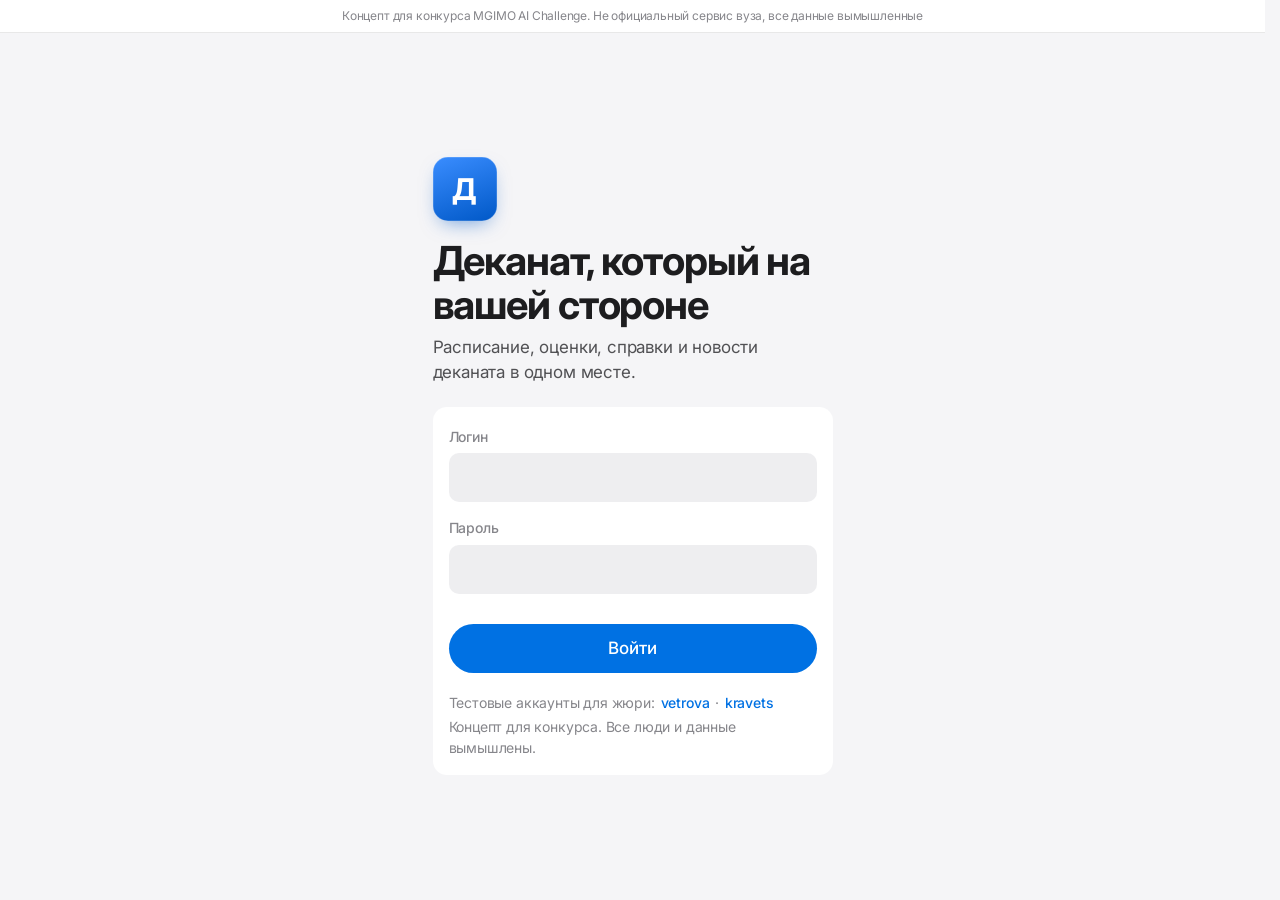
<file: index.html>
<!doctype html>
<html lang="ru">
<head>
<meta charset="utf-8">
<meta name="viewport" content="width=device-width, initial-scale=1, viewport-fit=cover">
<title>Деканат — концепт кабинета студента</title>
<meta name="description" content="Концепт личного кабинета студента для конкурса MGIMO AI Challenge. Не официальный сервис. Все данные вымышленные.">
<meta name="theme-color" content="#F5F5F7">
<link rel="preconnect" href="https://fonts.googleapis.com">
<link rel="preconnect" href="https://fonts.gstatic.com" crossorigin>
<link href="https://fonts.googleapis.com/css2?family=Inter:wght@400;500;600;700&display=swap" rel="stylesheet">
<link rel="stylesheet" href="style.css">
</head>
<body>
<div class="concept">Концепт для конкурса MGIMO AI Challenge. Не официальный сервис вуза, все данные вымышленные</div>
<div id="app" aria-live="polite"></div>
<script src="app.js"></script>
</body>
</html>
</file>
<file: style.css>
/* Стиль: Apple (системный шрифт, сгруппированные списки, стеклянная навигация) + Notion (тихая типографика, свойства, статусы-метки). */
:root{
  --ground:#F5F5F7; --card:#FFFFFF; --ink:#1D1D1F; --ink2:#515154; --muted:#86868B;
  --rule:rgba(0,0,0,.09); --fill:rgba(118,118,128,.12); --blue:#0071E3; --red:#E5484D;
  --n-blue-bg:#E7F0FB; --n-blue:#2F6DB5; --n-yel-bg:#FBF0DC; --n-yel:#9A6400; --n-grn-bg:#E3F3EA; --n-grn:#2A7A4B; --n-red-bg:#FCE8E8; --n-red:#C23B3B;
  --sans:-apple-system,BlinkMacSystemFont,'SF Pro Text','Inter',system-ui,sans-serif;
  --display:-apple-system,BlinkMacSystemFont,'SF Pro Display','Inter',system-ui,sans-serif;
  --r-m:14px; --r-s:10px;
}
@media (prefers-color-scheme:dark){:root:not([data-theme="light"]){
  --ground:#000000; --card:#1C1C1E; --ink:#F5F5F7; --ink2:#C7C7CC; --muted:#8E8E93; --rule:rgba(255,255,255,.12); --fill:rgba(118,118,128,.24);
  --blue:#2997FF; --red:#FF6961;
  --n-blue-bg:rgba(41,151,255,.16); --n-blue:#64B0FF; --n-yel-bg:rgba(255,179,64,.16); --n-yel:#FFC46B; --n-grn-bg:rgba(50,215,75,.15); --n-grn:#5EE07A; --n-red-bg:rgba(255,105,97,.16); --n-red:#FF8A84;
}}
:root[data-theme="dark"]{--ground:#000000; --card:#1C1C1E; --ink:#F5F5F7; --ink2:#C7C7CC; --muted:#8E8E93; --rule:rgba(255,255,255,.12); --fill:rgba(118,118,128,.24);
  --blue:#2997FF; --red:#FF6961;
  --n-blue-bg:rgba(41,151,255,.16); --n-blue:#64B0FF; --n-yel-bg:rgba(255,179,64,.16); --n-yel:#FFC46B; --n-grn-bg:rgba(50,215,75,.15); --n-grn:#5EE07A; --n-red-bg:rgba(255,105,97,.16); --n-red:#FF8A84;}
*{box-sizing:border-box}
html,body{margin:0}
html{scrollbar-gutter:stable;overflow-y:scroll}
@supports (scrollbar-gutter:stable){html{overflow-y:auto}}
body{background:var(--ground);color:var(--ink);font:400 16px/1.47 var(--sans);letter-spacing:-.011em;-webkit-font-smoothing:antialiased}
button,input,select,textarea{font:inherit;color:inherit;letter-spacing:inherit}
a{color:inherit}
.concept{font-size:12px;text-align:center;padding:7px 16px;color:var(--muted);background:var(--card);border-bottom:.5px solid var(--rule)}
.wrap{max-width:720px;margin:0 auto;padding:0 16px 120px}
h1,h2,h3{margin:0}
.mast{display:flex;align-items:center;justify-content:space-between;padding:14px 0 4px}
.brand{display:flex;align-items:center;gap:10px;text-decoration:none}
.brand b{font:600 17px/1.2 var(--display);letter-spacing:-.02em}
.brand small{display:block;font-size:12px;color:var(--muted)}
.seal{width:34px;height:34px;flex:none;color:var(--ink)}
.iconbtn{position:relative;border:0;background:var(--fill);width:38px;height:38px;border-radius:50%;cursor:pointer;display:grid;place-items:center;text-decoration:none;color:var(--ink)}
.iconbtn .dot{position:absolute;top:-3px;right:-3px;background:var(--red);color:#fff;font-size:11px;font-weight:600;min-width:19px;height:19px;border-radius:10px;display:grid;place-items:center;padding:0 5px;border:2px solid var(--ground)}
.dateline,.mrz{display:none}

/* Главная: крупный заголовок iOS */
.pass{padding:22px 0 4px}
.pass .who{display:flex;justify-content:space-between;gap:6px;font-size:15px;color:var(--muted);font-weight:500}
.pass .who + .who{display:none}
.pass h1{font:700 clamp(30px,8vw,40px)/1.1 var(--display);letter-spacing:-.028em;margin-top:6px}
.pass p{font-size:17px;color:var(--ink2);margin:8px 0 0;max-width:34em}
.lead{padding:22px 0 6px}
.lead h1{font:700 clamp(30px,8vw,40px)/1.1 var(--display);letter-spacing:-.028em}
.lead p{font-size:17px;color:var(--ink2);margin:8px 0 0;max-width:36em}
.sec{margin-top:30px}
.sec>h2{font:600 20px/1.25 var(--display);letter-spacing:-.02em;display:flex;justify-content:space-between;align-items:baseline;gap:12px;margin:0 0 10px 2px}
.sec>h2 a{font:400 16px var(--sans);color:var(--blue);text-decoration:none}
.card{background:var(--card);border-radius:var(--r-m);padding:0 16px}
.card.pad{padding:16px}
.grid2{display:grid;gap:12px;grid-template-columns:1fr}
@media(min-width:620px){.grid2{grid-template-columns:1fr 1fr}}
.tile{display:block;text-decoration:none;background:var(--card);border-radius:var(--r-m);padding:16px}
.tile small{color:var(--muted);font-size:14px}

.cls{display:grid;grid-template-columns:52px 1fr;gap:14px;padding:13px 0;border-bottom:.5px solid var(--rule)}
.cls:last-child{border-bottom:0}
.cls .t{font-variant-numeric:tabular-nums;font-weight:600;font-size:15px}
.cls .t small{display:block;color:var(--muted);font-weight:400;font-size:13px}
.cls h3{font-size:16px;font-weight:600;line-height:1.3;letter-spacing:-.015em}
.cls .meta{color:var(--muted);font-size:14px;margin-top:1px}
.cls.off h3,.cls.off .t{text-decoration:line-through;color:var(--muted)}
.cls.now{position:relative}
.cls.now::before{content:"";position:absolute;left:-16px;top:12px;bottom:12px;width:3px;border-radius:0 3px 3px 0;background:var(--blue)}
/* Notion-метки */
.flag{display:inline-block;font-size:13px;font-weight:500;padding:1px 7px;border-radius:5px;margin-top:6px;line-height:1.5}
.flag.r{background:var(--n-red-bg);color:var(--n-red)} .flag.a{background:var(--n-yel-bg);color:var(--n-yel)}
.flag.g{background:var(--n-grn-bg);color:var(--n-grn)} .flag.b{background:var(--n-blue-bg);color:var(--n-blue)}

/* iOS segmented control */
.days{display:flex;gap:2px;padding:2px;margin:0 0 14px;background:var(--fill);border-radius:10px;overflow-x:auto;scrollbar-width:none}
.days button{flex:1;min-width:48px;border:0;background:transparent;border-radius:8px;padding:6px 0 5px;cursor:pointer;text-align:center;position:relative}
.days button b{display:block;font:600 17px/1.2 var(--display)}
.days button small{font-size:12px;color:var(--muted)}
.days button[aria-pressed="true"]{background:var(--card);box-shadow:0 3px 8px rgba(0,0,0,.12),0 0 0 .5px rgba(0,0,0,.04)}
.days button .pip{position:absolute;top:6px;right:8px;width:6px;height:6px;border-radius:50%;background:var(--red)}

.big{font:700 44px/1.05 var(--display);letter-spacing:-.03em;margin-top:6px}
.subj{padding:14px 0;border-bottom:.5px solid var(--rule)}
.subj:last-child{border:0}
.subj .row{display:flex;justify-content:space-between;gap:12px;align-items:baseline}
.subj h3{font-size:16px;font-weight:600;letter-spacing:-.015em}
.pts{font:600 20px/1 var(--display);font-variant-numeric:tabular-nums}
.bar{height:6px;background:var(--fill);border-radius:3px;margin:10px 0 7px;position:relative;overflow:hidden}
.bar i{position:absolute;inset:0 auto 0 0;background:var(--blue);border-radius:3px}
.bar.low i{background:var(--red)}
.ticks{display:flex;justify-content:space-between;gap:10px;font-size:13px;color:var(--muted);align-items:center;flex-wrap:wrap}
details summary{cursor:pointer;font-size:14px;color:var(--blue);margin-top:6px;list-style:none}
details summary::-webkit-details-marker{display:none}
details summary::before{content:"›";display:inline-block;margin-right:6px;transition:transform .2s ease}
details[open] summary::before{transform:rotate(90deg)}
details table{width:100%;font-size:14px;margin-top:6px;border-collapse:collapse}
details td{padding:6px 0;border-bottom:.5px solid var(--rule)} details td:last-child{text-align:right;font-variant-numeric:tabular-nums}

.app{display:flex;justify-content:space-between;align-items:center;gap:12px;padding:14px 0;border-bottom:.5px solid var(--rule);text-decoration:none}
.app:last-child{border:0}
.app h3{font-size:16px;font-weight:600;letter-spacing:-.015em}
.app small{color:var(--muted);font-size:14px}
/* статус как Notion status: точка + подпись */
.stamp{flex:none;display:inline-flex;align-items:center;gap:6px;font-size:13px;font-weight:500;line-height:1.5;padding:1px 9px 1px 8px;border-radius:999px}
.stamp::before{content:"";width:7px;height:7px;border-radius:50%;background:currentColor}
.stamp.new{background:var(--n-blue-bg);color:var(--n-blue)} .stamp.work{background:var(--n-yel-bg);color:var(--n-yel)} .stamp.ready{background:var(--n-grn-bg);color:var(--n-grn)}
.stamp.huge{font-size:15px;padding:4px 12px 4px 10px;margin:12px 0 2px;animation:pop .4s cubic-bezier(.3,1.4,.5,1) both}
@keyframes pop{from{transform:scale(.85);opacity:0}}
.tl{list-style:none;padding:0;margin:16px 0 4px 6px;border-left:2px solid var(--rule)}
.tl li{position:relative;padding:0 0 18px 20px}
.tl li:last-child{padding-bottom:0}
.tl li::before{content:"";position:absolute;left:-8px;top:4px;width:14px;height:14px;border-radius:50%;background:var(--card);border:2px solid var(--rule);box-sizing:border-box}
.tl li.done::before{background:var(--blue);border-color:var(--blue)}
.tl li b{display:block;font-weight:600} .tl li small{color:var(--muted);font-size:14px}

.btn{display:inline-flex;align-items:center;justify-content:center;gap:8px;border:0;background:var(--blue);color:#fff;padding:12px 22px;border-radius:999px;font-weight:500;font-size:17px;cursor:pointer;text-decoration:none;min-height:48px}
.btn:hover{filter:brightness(1.08)}
.btn.ghost{background:var(--fill);color:var(--blue)}
.btn.w{width:100%}
label.f{display:block;margin:16px 0 0;font-size:14px;color:var(--muted);font-weight:500}
.f input,.f select,.f textarea{display:block;width:100%;margin-top:6px;padding:12px 14px;border:0;border-radius:var(--r-s);background:var(--fill);min-height:48px;font-size:17px;color:var(--ink)}
.f input:focus,.f select:focus,.f textarea:focus{outline:0;box-shadow:0 0 0 4px color-mix(in srgb,var(--blue) 25%,transparent)}
.chips{display:flex;flex-wrap:wrap;gap:2px;padding:2px;margin-top:6px;background:var(--fill);border-radius:10px;width:fit-content;max-width:100%}
.chips label{border-radius:8px;padding:7px 14px;cursor:pointer;font-size:14px;font-weight:500;color:var(--ink)}
.chips input{position:absolute;opacity:0;pointer-events:none}
.chips label:has(input:checked){background:var(--card);box-shadow:0 3px 8px rgba(0,0,0,.12)}
.chips label:has(input:focus-visible){outline:2px solid var(--blue);outline-offset:2px}

.notice{padding:13px 0;border-bottom:.5px solid var(--rule);display:grid;grid-template-columns:30px 1fr;gap:12px}
.notice:last-child{border:0}
.notice .ic{width:30px;height:30px;border-radius:8px;display:grid;place-items:center;font-size:15px;font-weight:700;background:#0A84FF;color:#fff}
.notice .ic.change{background:#FF9F0A} .notice .ic.deadline{background:#FF453A}
.notice h3{font-size:16px;font-weight:600;line-height:1.3;letter-spacing:-.015em} .notice p{margin:2px 0 0;color:var(--ink2);font-size:15px} .notice small{color:var(--muted);font-size:13px}
.notice.unread h3::after{content:"";display:inline-block;width:8px;height:8px;background:var(--blue);border-radius:50%;margin-left:8px;vertical-align:middle}
/* свойства как в Notion */
dl.kv{display:grid;grid-template-columns:minmax(110px,auto) 1fr;column-gap:16px;margin:0}
dl.kv dt,dl.kv dd{padding:9px 0;border-bottom:.5px solid var(--rule)}
dl.kv dt:last-of-type,dl.kv dd:last-of-type{border-bottom:0}
dl.kv dt{color:var(--muted);font-size:15px} dl.kv dd{margin:0;font-weight:500}
.empty{text-align:center;color:var(--muted);padding:28px 8px}
.empty h2{color:var(--ink);font:600 22px var(--display);margin-bottom:6px}

/* стеклянная панель вкладок, как в iOS */
.tabs{position:fixed;left:50%;transform:translateX(-50%);bottom:calc(12px + env(safe-area-inset-bottom));width:min(520px,calc(100% - 24px));background:color-mix(in srgb,var(--card) 72%,transparent);backdrop-filter:saturate(180%) blur(20px);-webkit-backdrop-filter:saturate(180%) blur(20px);border-radius:999px;display:flex;padding:5px;z-index:5;box-shadow:0 0 0 .5px var(--rule),0 12px 32px -10px rgba(0,0,0,.25)}
.tabs a{flex:1;text-align:center;padding:6px 2px 5px;font-size:11px;font-weight:500;text-decoration:none;color:var(--ink2);position:relative;isolation:isolate;transition:color .3s ease}
.tabs a svg{display:block;margin:0 auto 2px;width:22px;height:22px}
.tabs a[aria-current="page"]{color:var(--blue)}
.tabs .pill{position:absolute;inset:0;z-index:-1;border-radius:999px;background:var(--fill);view-transition-name:tab-pill}

.login{min-height:calc(100vh - 34px);display:grid;place-items:center;padding:28px 16px}
.login .box{width:100%;max-width:400px}
.login .pass{padding-top:0}
.login .pass .who{display:none}
.login .pass h1{margin-top:18px}
.login .pass::before{content:"Д";display:grid;place-items:center;width:64px;height:64px;border-radius:15px;color:#fff;font:700 30px/1 var(--display);background:linear-gradient(160deg,#3A8DFF,#0058C7);box-shadow:inset 0 0 0 .5px rgba(255,255,255,.3),0 8px 20px -8px rgba(0,88,199,.6)}
.login form{margin-top:18px;background:var(--card);border-radius:var(--r-m);padding:4px 16px 16px}
.err{color:var(--red);font-size:14px;margin-top:10px;min-height:20px}
.demo{margin-top:16px;font-size:14px;color:var(--muted)}
.demo button{border:0;background:none;color:var(--blue);cursor:pointer;padding:4px 2px;font-weight:500}
.spin{width:18px;height:18px;border:2px solid currentColor;border-right-color:transparent;border-radius:50%;animation:s .7s linear infinite}
@keyframes s{to{transform:rotate(360deg)}}
.hint{font-size:14px;color:var(--muted);margin-top:8px}
.back{display:inline-flex;align-items:center;gap:2px;margin:6px 0 0;color:var(--blue);text-decoration:none;font-size:17px}
.toast{position:fixed;left:50%;bottom:96px;transform:translateX(-50%);background:color-mix(in srgb,var(--card) 80%,transparent);backdrop-filter:blur(20px);-webkit-backdrop-filter:blur(20px);color:var(--ink);padding:12px 18px;border-radius:999px;font-size:15px;font-weight:500;z-index:9;box-shadow:0 0 0 .5px var(--rule),0 12px 32px -10px rgba(0,0,0,.3)}
:focus-visible{outline:2px solid var(--blue);outline-offset:2px}

/* ---- плавные переходы (View Transitions) ---- */
.mast{view-transition-name:mast}
.tabs{view-transition-name:tabs}
main{view-transition-name:page}
.pass h1{view-transition-name:headline}
html{--d:1} html[data-dir="back"]{--d:-1}
::view-transition-group(*){animation-duration:.42s;animation-timing-function:cubic-bezier(.22,.8,.2,1)}
::view-transition-old(page){animation:.2s cubic-bezier(.4,0,1,1) both vt-out}
::view-transition-new(page){animation:.42s cubic-bezier(.22,.8,.2,1) .04s both vt-in}
@keyframes vt-out{to{opacity:0;transform:translateX(calc(var(--d) * -28px))}}
@keyframes vt-in{from{opacity:0;transform:translateX(calc(var(--d) * 40px))}}
::view-transition-old(tab-pill){display:none}
::view-transition-new(tab-pill){animation:none;height:100%}
::view-transition-group(tab-pill){animation-duration:.46s;animation-timing-function:cubic-bezier(.3,1.25,.4,1)}
html[data-vt="theme"] *{view-transition-name:none !important}
html[data-vt="theme"]::view-transition-old(root),html[data-vt="theme"]::view-transition-new(root){animation:none;mix-blend-mode:normal}
html[data-vt="theme"]::view-transition-new(root){z-index:2}
.btn,.days button,.chips label,.iconbtn{transition:background-color .25s ease,color .25s ease,transform .14s ease,box-shadow .25s ease}
.btn:active,.days button:active,.iconbtn:active,.tile:active,.app:active{transform:scale(.97)}
.tile,.app{transition:transform .14s ease}
details[open] table{animation:vt-in .3s ease both}
@media (prefers-reduced-motion:reduce){*,::view-transition-group(*),::view-transition-old(*),::view-transition-new(*){animation:none !important;transition:none !important}}
/* Во время перехода снимок меню делается без размытия (его не умеют переносить в снимок Safari/Chrome Android),
   иначе стекло рисуется прямоугольником — углы становятся прямыми. */
html[data-nav] .tabs{backdrop-filter:none;-webkit-backdrop-filter:none;background:var(--card)}
::view-transition-old(tabs){animation:none;opacity:0}
::view-transition-new(tabs){animation:none}
::view-transition-group(tabs){animation:none;border-radius:999px}

/* ---- смена дня в расписании: подложка переезжает, таблица листается ---- */
.days button{isolation:isolate}
.days button[aria-pressed="true"]{background:transparent;box-shadow:none}
.days .seg{position:absolute;inset:0;z-index:-1;border-radius:8px;background:var(--card);box-shadow:0 3px 8px rgba(0,0,0,.12),0 0 0 .5px rgba(0,0,0,.04)}
.day-list{position:relative;overflow:hidden}
.dl-pane.out{position:absolute;top:0;left:16px;right:16px;pointer-events:none}
.dl-pane .cls:last-child{border-bottom:0}
/* без синих прямоугольников при нажатии: убираем подсветку тапа и рамку фокуса от мыши/пальца; для клавиатуры — аккуратное кольцо */
*{-webkit-tap-highlight-color:transparent}
:focus:not(:focus-visible){outline:none}
.btn:focus-visible,.tabs a:focus-visible,.days button:focus-visible,.iconbtn:focus-visible,.chips label:focus-within{outline:none;box-shadow:0 0 0 3px color-mix(in srgb,var(--blue) 35%,transparent)}
.app:focus-visible,.tile:focus-visible,.brand:focus-visible,.back:focus-visible{outline:2px solid color-mix(in srgb,var(--blue) 50%,transparent);outline-offset:4px;border-radius:10px}
</file>
